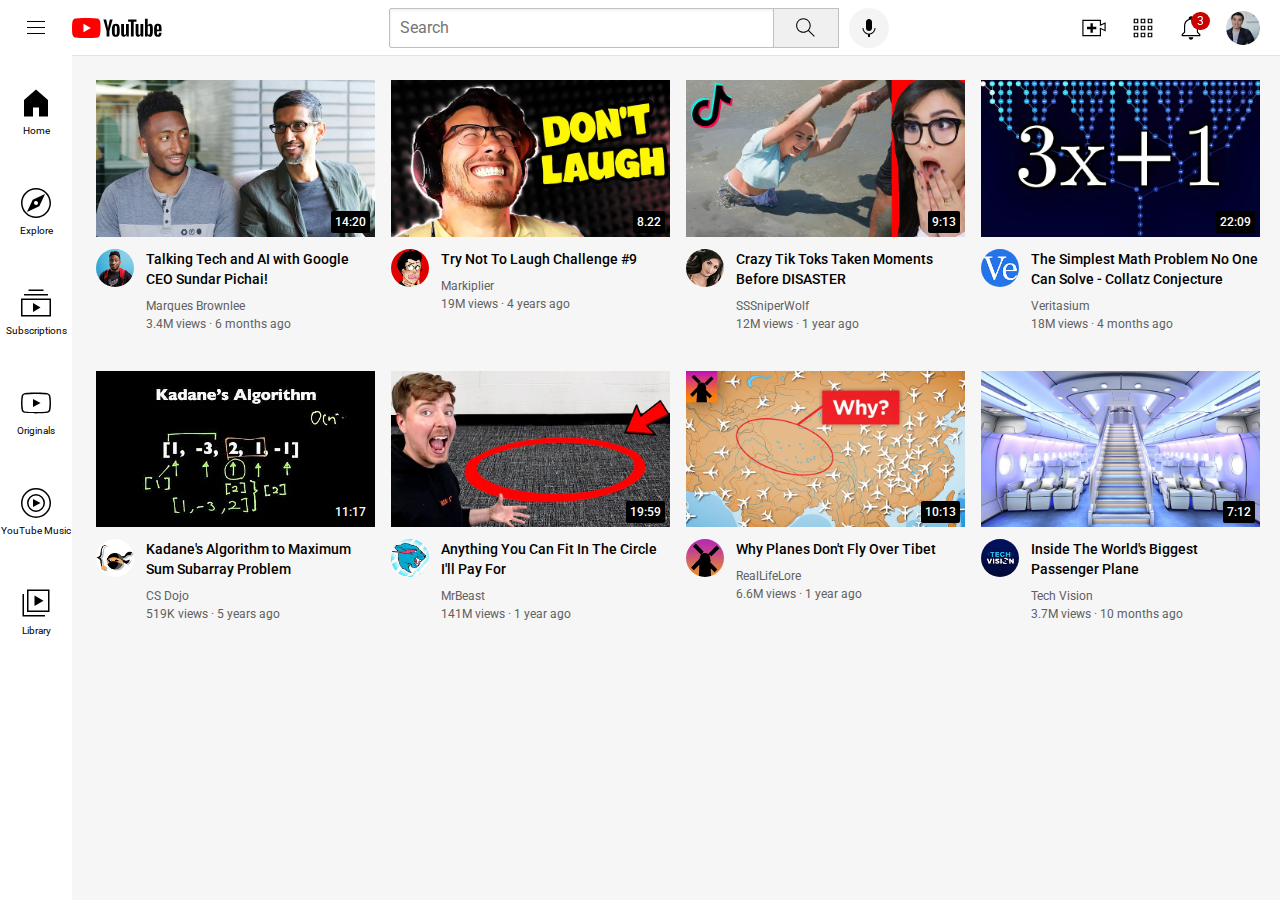
<file: index.html>
<!DOCTYPE html>
<html>
    <head>
        <title>Youtube.Com Clone</title>

        <link rel="preconnect" href="https://fonts.googleapis.com">
        <link rel="preconnect" href="https://fonts.gstatic.com" crossorigin>
        <link href="https://fonts.googleapis.com/css2?family=Roboto:wght@400;500;
        700&display=swap"rel="stylesheet">

        <link rel="stylesheet" href="styles/general.css">
        <link rel="stylesheet" href="styles/header.css">
        <link rel="stylesheet" href="styles/video.css">
        <link rel="stylesheet" href="styles/sidebar.css">

    </head>

    <body>
        <div class="header">
            <div class="left-section">
                <img class="hambuger-menu" src="icons/hamburger-menu.svg">
                <img class="youtube-logo" src="icons/youtube-logo.svg">
            </div>
            <div class="middle-section">
                <input class="search-bar" type="text" placeholder="Search">
                <button class="search-button">
                    <img class="search-icon" src="icons/search.svg">
                    <div class="tooltips">Search</div>
                </button>
                <button class="voice-search-button">
                    <img class="voice-search-icon" src="icons/voice-search-icon.svg">
                    <div class="tooltips">Search with your voice</div>
                </button>
            </div>
            <div class="right-section">
                <div class="upload-icon-container">
                    <img class="upload-icon" src="icons/upload.svg">
                    <div class="tooltips">Create</div>
                </div> 
                <div class="youtube-apps-container">
                    <img class="youtube-apps-icon" src="icons/youtube-apps.svg">
                    <div class="tooltips">YouTube Apps</div>
                </div>
                <div class="notification-icon-container">
                    <img class="notifications-icon" src="icons/notifications.svg">
                    <div class="notifications-count">3</div>
                    <div class="tooltips">Notifications</div>  
                </div>
                <img class="current-user-picture" src="channel-pictures/my-channel.jpeg">
            </div>
        </div>
        
        <div class="sidebar">
            <div class="sidebar-link">
                <img src="icons/home.svg">
                <div>Home</div>
            </div>
            <div class="sidebar-link">
                <img src="icons/explore.svg">
                <div>Explore</div>
            </div>
            <div class="sidebar-link">
                <img src="icons/subscriptions.svg">
                <div>Subscriptions</div>
            </div>
            <div class="sidebar-link">
                <img src="icons/originals.svg">
                <div>Originals</div>
            </div>
            <div class="sidebar-link">
                <img src="icons/youtube-music.svg">
                <div>YouTube Music</div>
            </div>
            <div class="sidebar-link">
                <img src="icons/library.svg">
                <div>Library</div>
            </div>
        </div>

        <div class="video-grid"> 
            <div class="video-preview">
                <div class="thumbnail-row">
                    <img class="thumbnail" src="thumbnails/thumbnail-1.webp">
                    <div class="video-time">14:20</div>
                </div>
                <div class="video-info-grid">
                    <div class="channel-picture">
                        <img class="profile-picture" src="channel-pictures/channel-1.jpeg">
                    </div>
                    <div class="video-info">
                        <p class="video-title">
                        Talking Tech and AI with Google CEO Sundar Pichai!
                         </p>
            
                        <p class="video-author">
                        Marques Brownlee
                         </p>
                         
                         <p class="video-stats">
                        3.4M views &#183; 6 months ago
                        </p>
                    </div>
                </div>
            </div>
    
            <div class="video-preview">
                <div class="thumbnail-row">
                    <img class="thumbnail" src="thumbnails/thumbnail-2.webp">
                    <div class="video-time">8.22</div>
                </div>
                <div class="video-info-grid">
                    <div class="channel-picture">
                        <img class="profile-picture" src="channel-pictures/channel-2.jpeg">
                    </div>
                    <div class="video-info">
                        <p class="video-title">
                        Try Not To Laugh Challenge #9
                         </p>
            
                        <p class="video-author">
                        Markiplier
                         </p>
                         
                         <p class="video-stats">
                        19M views &#183; 4 years ago
                        </p>
                    </div>
                </div>            
            </div>
    
            <div class="video-preview">
                <div class="thumbnail-row">
                    <img class="thumbnail" src="thumbnails/thumbnail-3.webp">
                    <div class="video-time">9:13</div>
                </div>
                <div class="video-info-grid">
                    <div class="channel-picture">
                        <img class="profile-picture" src="channel-pictures/channel-3.jpeg">
                    </div>
                    <div class="video-info">
                        <p class="video-title">
                        Crazy Tik Toks Taken Moments Before DISASTER
                         </p>
            
                        <p class="video-author">
                        SSSniperWolf
                         </p>
                         
                         <p class="video-stats">
                        12M views &#183; 1 year ago
                        </p>
                    </div>
                </div>
            </div>
    
            <div class="video-preview">
                <div class="thumbnail-row">
                    <img class="thumbnail" src="thumbnails/thumbnail-4.webp">
                    <div class="video-time">22:09</div>
                </div>
                <div class="video-info-grid">
                    <div class="channel-picture">
                        <img class="profile-picture" src="channel-pictures/channel-4.jpeg">
                    </div>
                    <div class="video-info">
                        <p class="video-title">
                        The Simplest Math Problem No One Can Solve - Collatz Conjecture
                         </p>
            
                        <p class="video-author">
                        Veritasium
                         </p>
                         
                         <p class="video-stats">
                        18M views &#183; 4 months ago
                        </p>
                    </div>
                </div>            
            </div>
    
            <div class="video-preview">
                <div class="thumbnail-row">
                    <img class="thumbnail" src="thumbnails/thumbnail-5.webp">
                    <div class="video-time">11:17</div>
                </div>
                <div class="video-info-grid">
                    <div class="channel-picture">
                        <img class="profile-picture" src="channel-pictures/channel-5.jpeg">
                    </div>
                    <div class="video-info">
                        <p class="video-title">
                        Kadane's Algorithm to Maximum Sum Subarray Problem
                         </p>
            
                        <p class="video-author">
                        CS Dojo
                         </p>
                         
                         <p class="video-stats">
                        519K views &#183; 5 years ago
                        </p>
                    </div>
                </div>
            </div>
    
            <div class="video-preview">
                <div class="thumbnail-row">
                    <img class="thumbnail" src="thumbnails/thumbnail-6.webp">
                    <div class="video-time">19:59</div>
                </div>
                <div class="video-info-grid">
                    <div class="channel-picture">
                        <img class="profile-picture" src="channel-pictures/channel-6.jpeg">
                    </div>
                    <div class="video-info">
                        <p class="video-title">
                        Anything You Can Fit In The Circle I'll Pay For
                         </p>
            
                        <p class="video-author">
                        MrBeast
                         </p>
                         
                         <p class="video-stats">
                        141M views &#183; 1 year ago
                        </p>
                    </div>
                </div>            
            </div>
    
            <div class="video-preview">
                <div class="thumbnail-row">
                    <img class="thumbnail" src="thumbnails/thumbnail-7.webp">
                    <div class="video-time">10:13</div>
                </div>
                <div class="video-info-grid">
                    <div class="channel-picture">
                        <img class="profile-picture" src="channel-pictures/channel-7.jpeg">
                    </div>
                    <div class="video-info">
                        <p class="video-title">
                        Why Planes Don't Fly Over Tibet
                         </p>
            
                        <p class="video-author">
                        RealLifeLore
                         </p>
                         
                         <p class="video-stats">
                        6.6M views &#183; 1 year ago
                        </p>
                    </div>
                </div>
            </div>
    
            <div class="video-preview">
                <div class="thumbnail-row">
                    <img class="thumbnail" src="thumbnails/thumbnail-8.webp">
                    <div class="video-time">7:12</div>
                </div>
                <div class="video-info-grid">
                    <div class="channel-picture">
                        <img class="profile-picture" src="channel-pictures/channel-8.jpeg">
                    </div>
                    <div class="video-info">
                        <p class="video-title">
                        Inside The World's Biggest Passenger Plane
                         </p>
            
                        <p class="video-author">
                        Tech Vision
                         </p>
                         
                         <p class="video-stats">
                        3.7M views &#183; 10 months ago
                        </p>
                    </div>
                </div>            
            </div>
        </div>        
    </body>
</html>
</file>
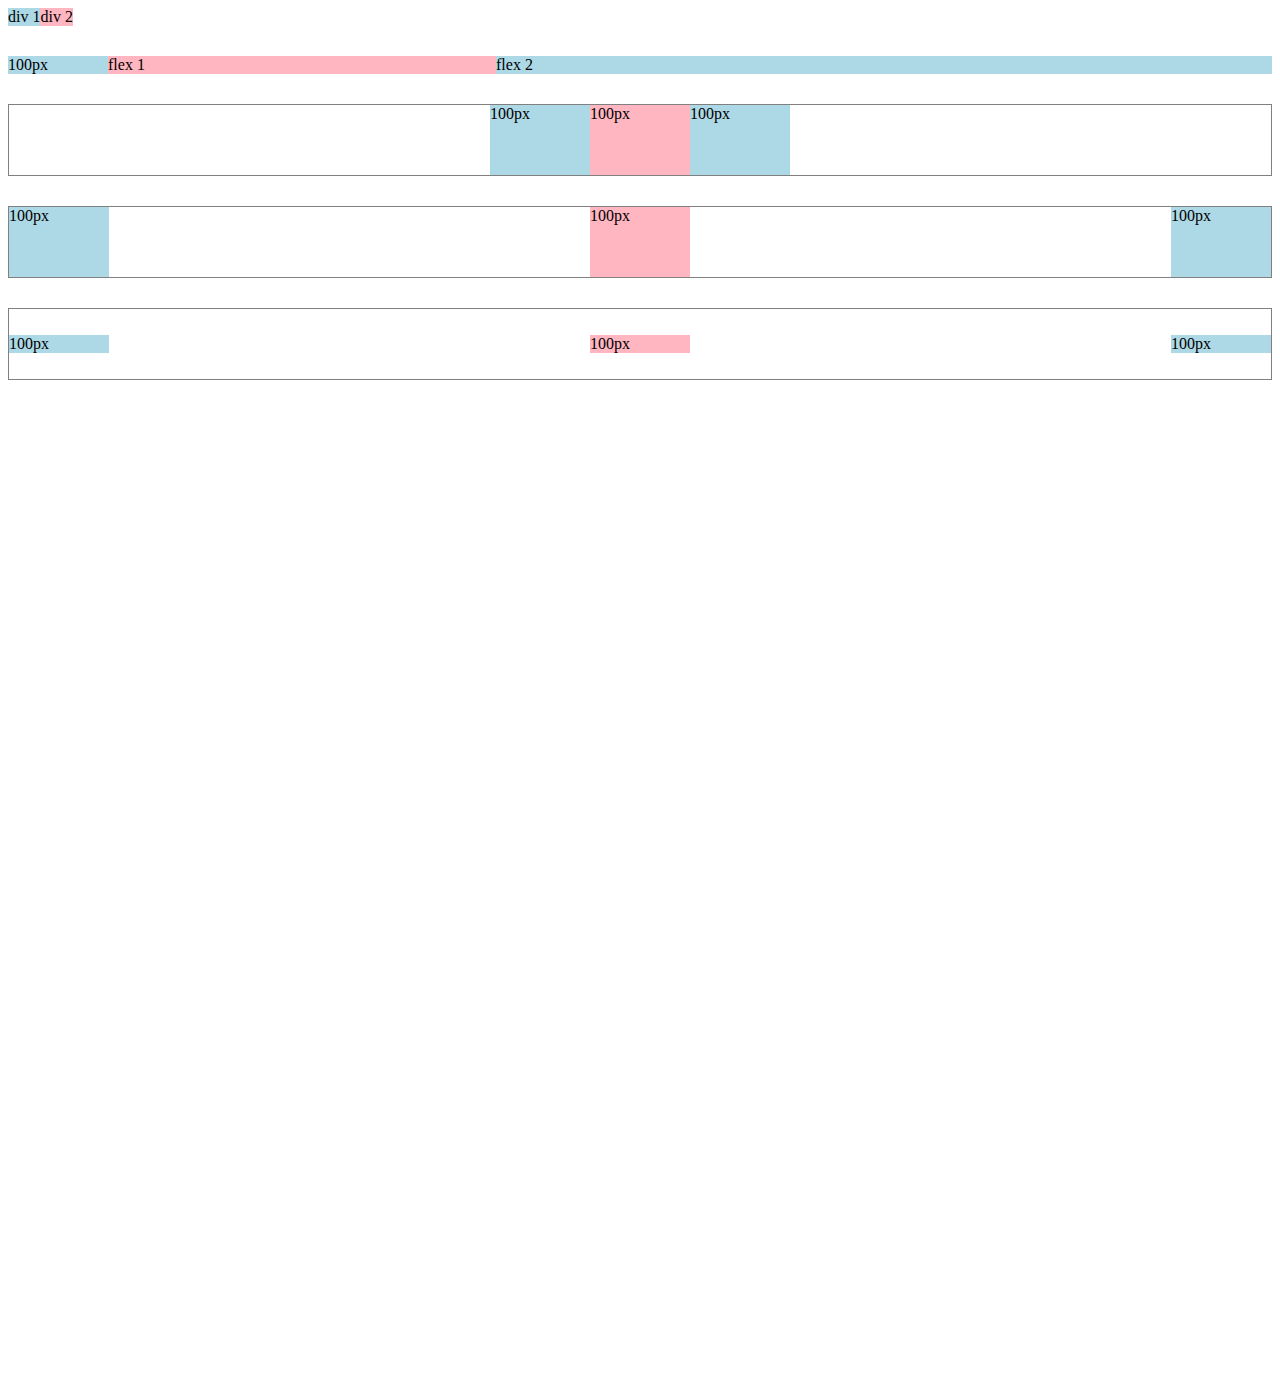
<file: flexbox.html>
<!DOCTYPE html>
<html>
    <head>
        <title>Flexbox Practice</title>
    </head>
    
    <body style="padding-bottom:1000px ;">
        <div style="
            display: flex;
            flex-direction: row;
            ">
            <div style="background-color:lightblue">div 1</div>
            <div style="background-color:lightpink">div 2</div>
        </div>

        <div style="
            margin-top: 30px;
            display: flex;
            flex-direction: row;
            ">
            <div style="
                background-color:lightblue; width: 100px;">100px</div>
            <div style="
                background-color:lightpink; flex: 1;">flex 1</div>
            <div style="
                 background-color:lightblue; flex: 2;">flex 2</div>
        </div>

        <div style="
            margin-top: 30px;
            height: 70px;
            border-width: 1px;
            border-style: solid;
            border-color: gray;

            display: flex;
            flex-direction: row;
            justify-content: center;
            ">
            <div style="
                background-color:lightblue; width: 100px;">100px</div>
            <div style="
                background-color:lightpink; width: 100px;">100px</div>
            <div style="
                 background-color:lightblue; width: 100px;">100px</div>
        </div>

        <div style="
            margin-top: 30px;
            height: 70px;
            border-width: 1px;
            border-style: solid;
            border-color: gray;

            display: flex;
            flex-direction: row;
            justify-content: space-between;
            ">
            <div style="
                background-color:lightblue; width: 100px;">100px</div>
            <div style="
                background-color:lightpink; width: 100px;">100px</div>
            <div style="
                background-color:lightblue; width: 100px;">100px</div>
        </div> 

        <div style="
            margin-top: 30px;
            height: 70px;
            border-width: 1px;
            border-style: solid;
            border-color: gray;

            display: flex;
            flex-direction: row;
            justify-content: space-between;
            align-items: center;
            ">
            <div style="
                background-color:lightblue; width: 100px;">100px</div>
            <div style="
                background-color:lightpink; width: 100px;">100px</div>
            <div style="
                background-color:lightblue; width: 100px;">100px</div>
        </div> 
    </body>
</html>
</file>
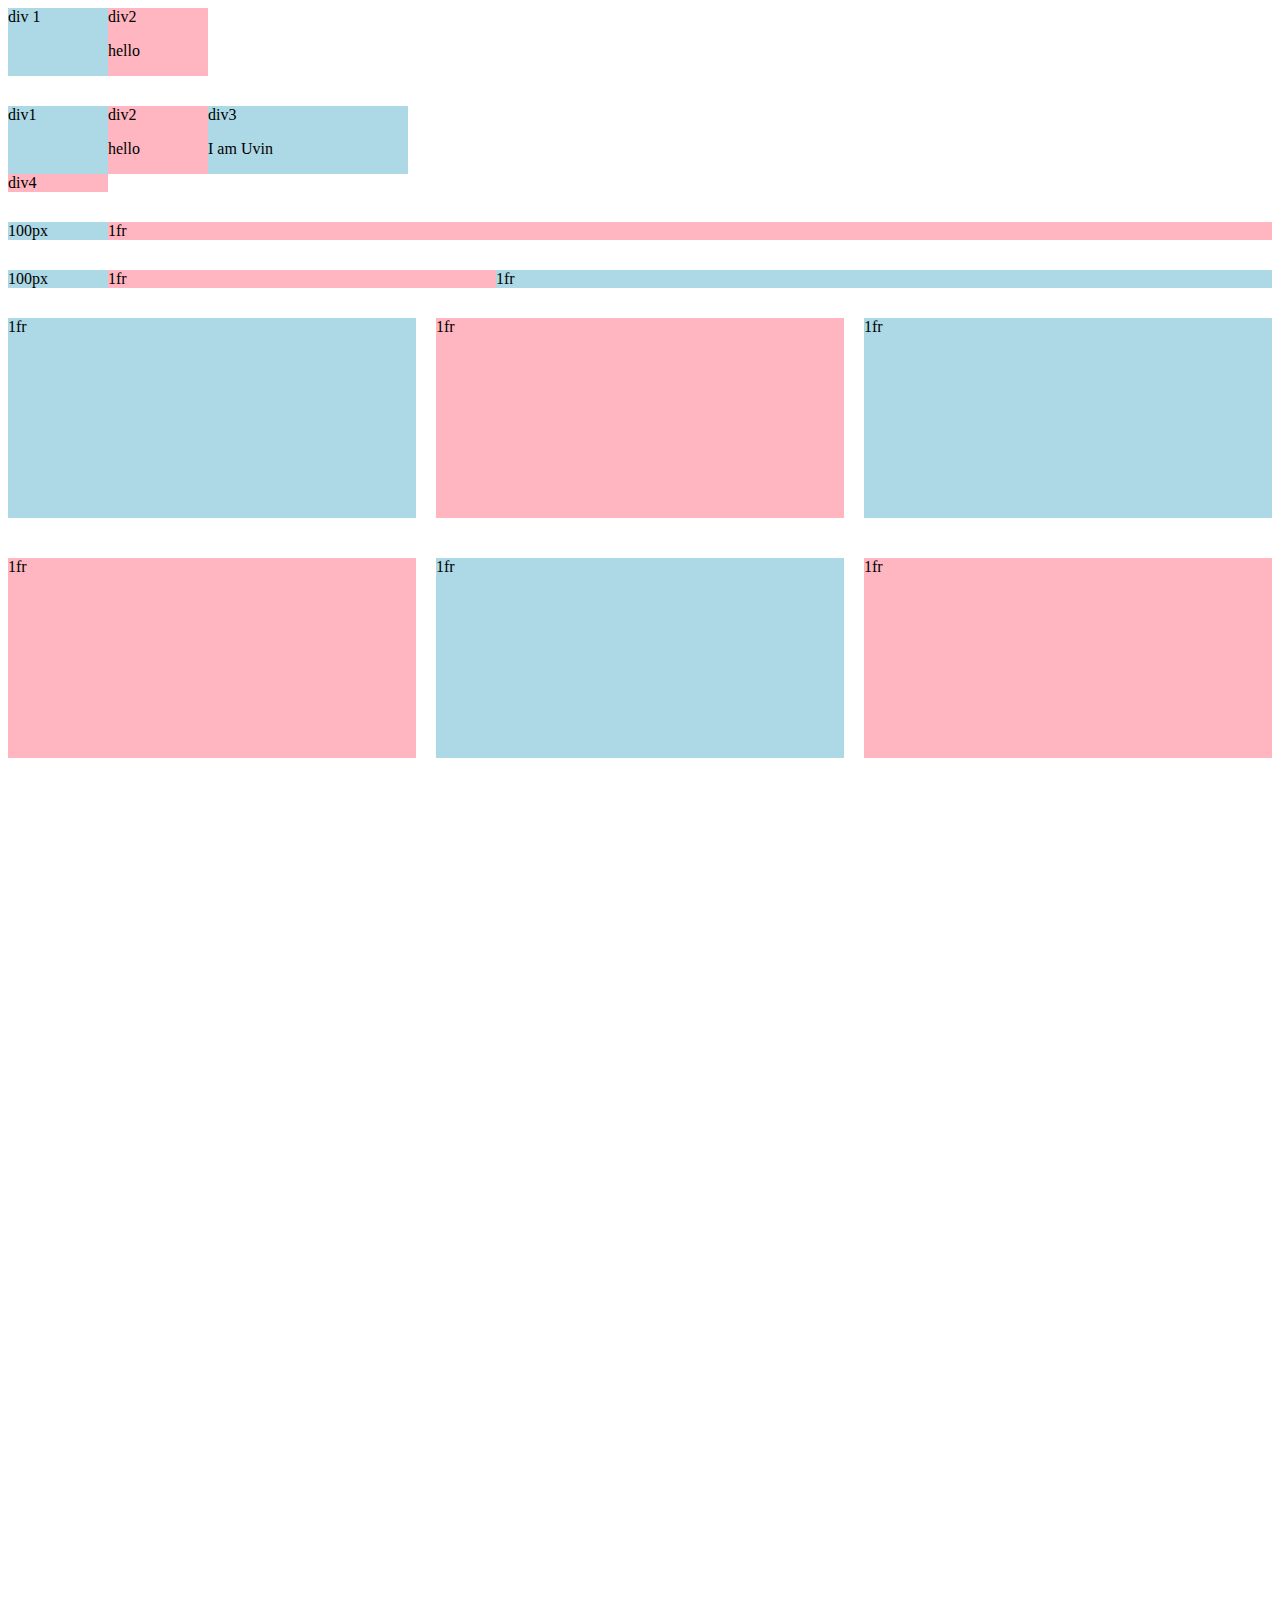
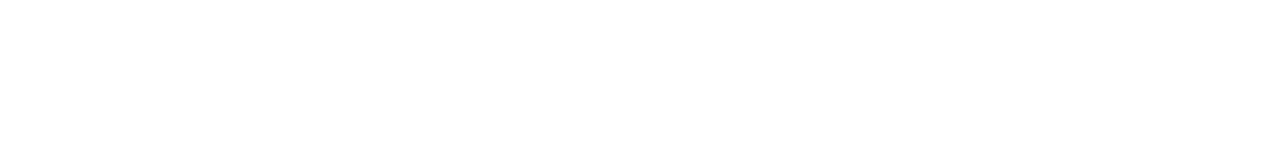
<file: grid.html>
<!DOCTYPE html>
<html>
    <head>
        <title>Grid Practice</title>
    </head>
    <body style="padding-bottom: 1000px">
        <div style="
            display: grid;
            grid-template-columns: 100px 100px;
        ">
            <div style="background-color: lightblue;">div 1</div>
            <div style="background-color: lightpink;">div2 <p>hello</p> </div>
        </div>

        <div style="
            margin-top: 30px;
            display: grid;
            grid-template-columns: 100px 100px 200px;
        ">
            <div style="background-color: lightblue;">div1</div>
            <div style="background-color: lightpink;">div2 <p>hello</p> </div>
            <div style="background-color: lightblue;">div3 <p>I am Uvin</p> </div>
            <div style="background-color: lightpink;">div4 </div>
        </div>

        <div style="
            margin-top: 30px;
            display: grid;
            grid-template-columns: 100px 1fr ;
        ">
            <div style="background-color: lightblue;">100px</div>
            <div style="background-color: lightpink;">1fr</div>
        </div>

        <div style="
            margin-top: 30px;
            display: grid;
            grid-template-columns: 100px 1fr 2fr ;
        ">
            <div style="background-color: lightblue;">100px</div>
            <div style="background-color: lightpink;">1fr</div>
            <div style="background-color: lightblue;">1fr</div>
        </div>

        <div style="
            margin-top: 30px;
            display: grid;
            grid-template-columns: 1fr 1fr 1fr ;
            column-gap: 20px;
            row-gap: 40px;
            ">
            <div style="background-color: lightblue; height: 200px;">1fr</div>
            <div style="background-color: lightpink; height: 200px;">1fr</div>
            <div style="background-color: lightblue; height: 200px;">1fr</div>
            <div style="background-color: lightpink; height: 200px;">1fr</div>
            <div style="background-color: lightblue; height: 200px;">1fr</div>
            <div style="background-color: lightpink; height: 200px;">1fr</div>
         </div>
    </body>
</html>
</file>
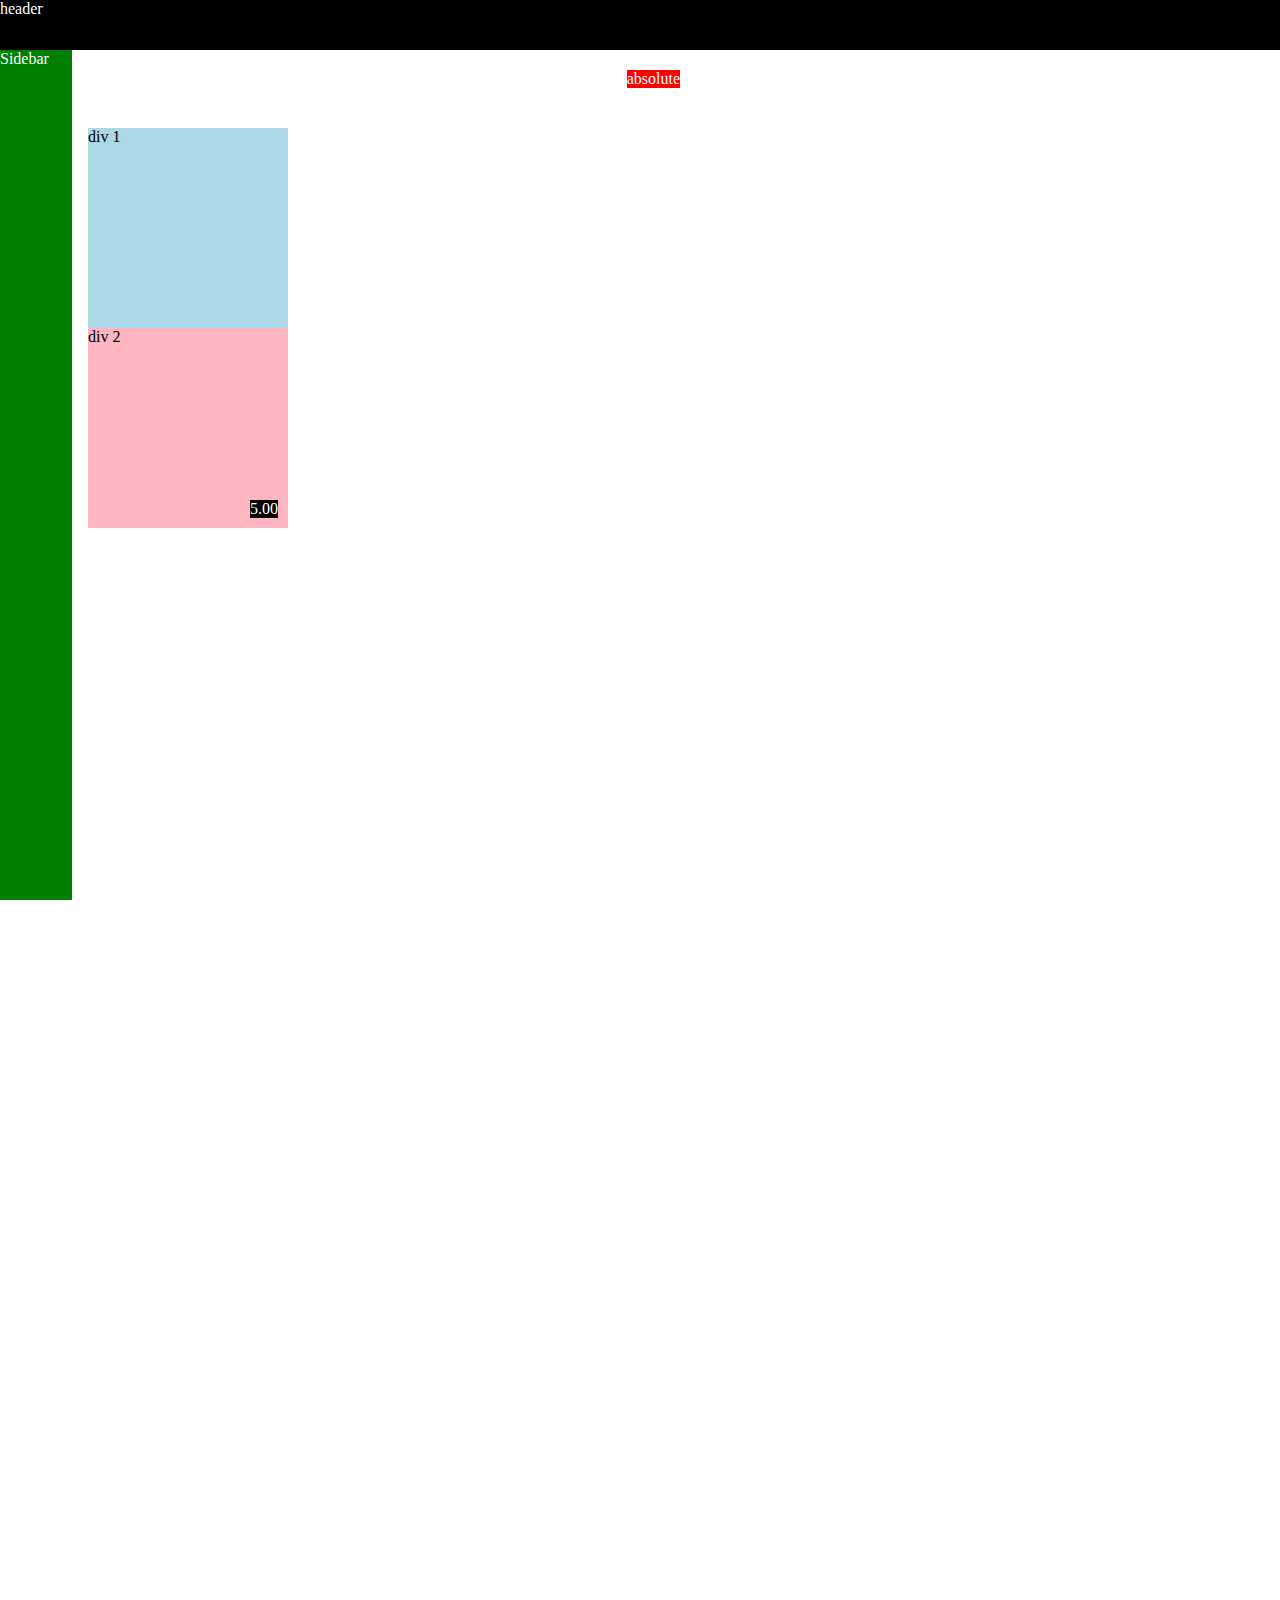
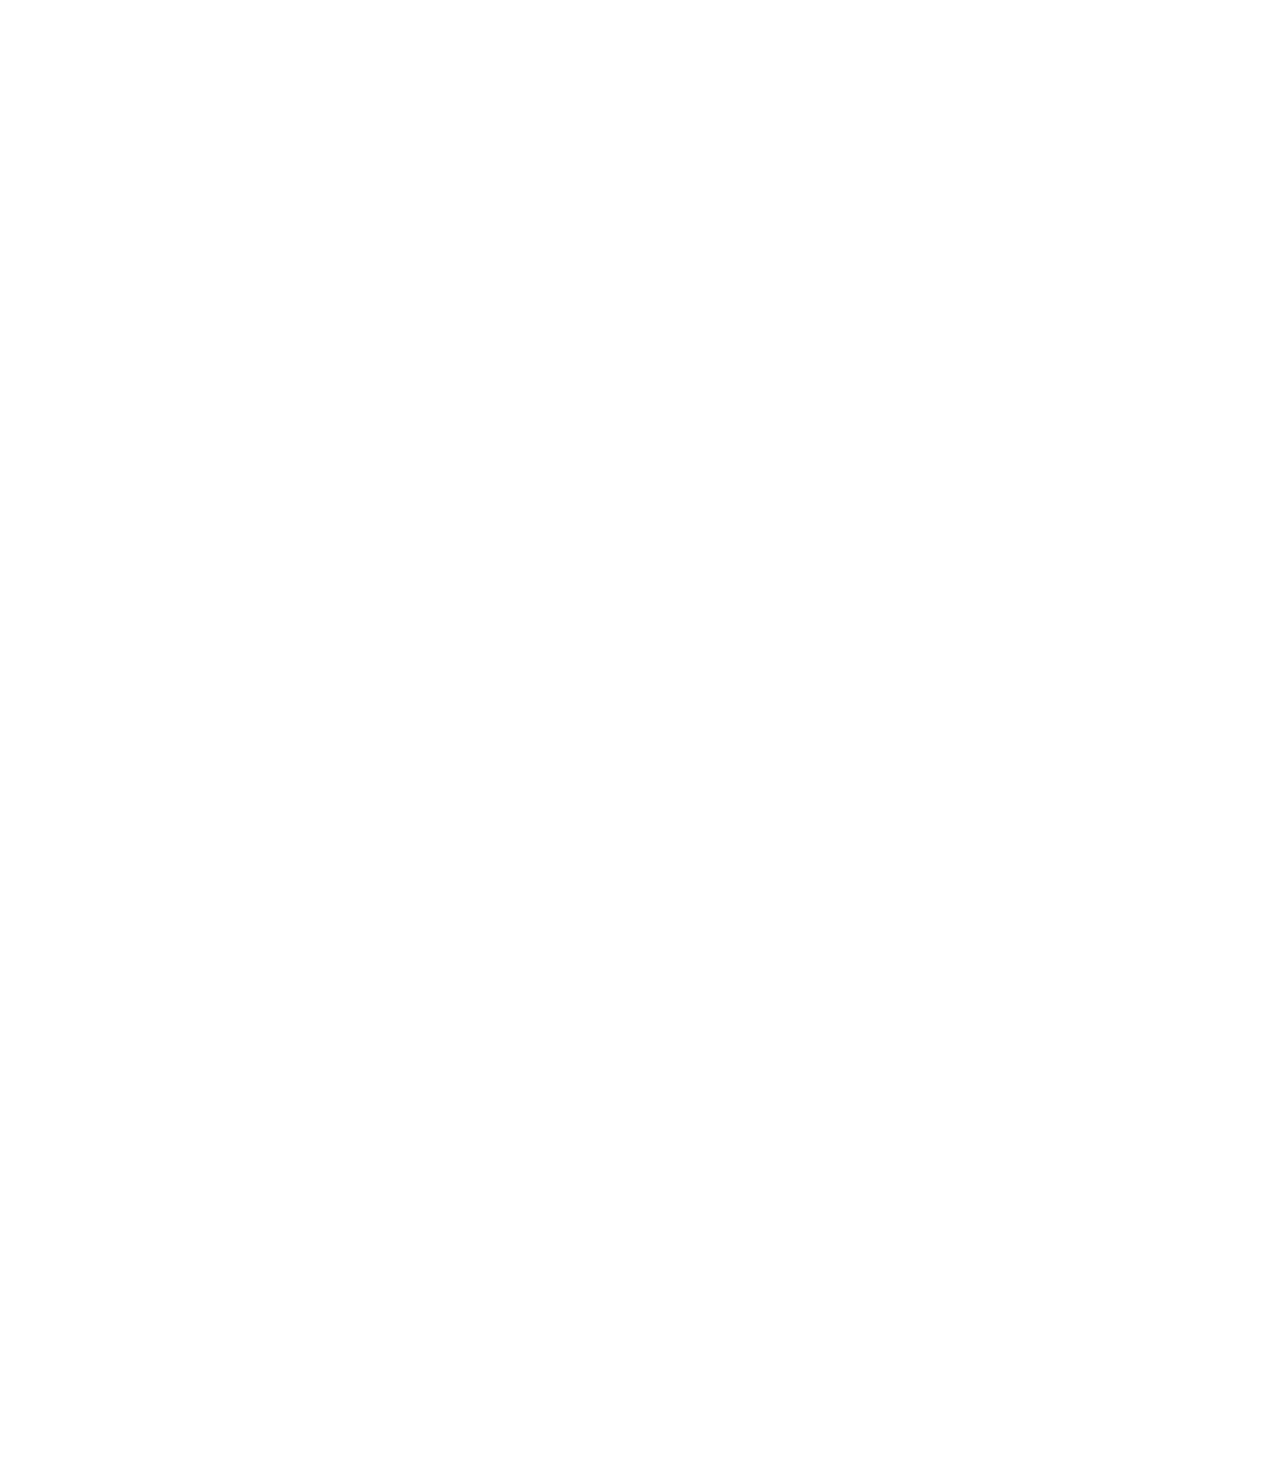
<file: position.html>
<!DOCTYPE html>
<html>
    <head>
        <title>Position Practice</title>
    </head>
    <body style="
        height: 3000px;
        padding-top: 60px;
        padding-left: 80px;
    ">
        <div style="
            background-color: black;
            color: white;
            position: fixed;
            top: 0;
            left: 0;
            right: 0;
            height: 50px;
            z-index: 100;
        ">header</div>

        <div style="
            background-color: green;
            color: white;
            position: fixed;
            left: 0;
            bottom: 0;
            top: 50px;
            width: 72px;
        ">
            Sidebar
        </div>

        <div style="
            background-color: lightblue;
            height: 200px;
            width: 200px;
            margin-top: 60px;

        ">div 1</div>
        <div style="
            background-color: lightpink;
            height: 200px;
            width: 200px;
            position: relative
        ">
            div 2
            <div style="
                position: absolute;
                background-color: black;
                color: white;
                bottom: 10px;
                right: 10px;
            ">
                5.00
            </div>
        </div>

        <div style="
            position: absolute;
            background-color: red;
            color: white;
            top: 70px;
            right: 600px;

        ">
            absolute
        </div>
    </body>
</html>
</file>
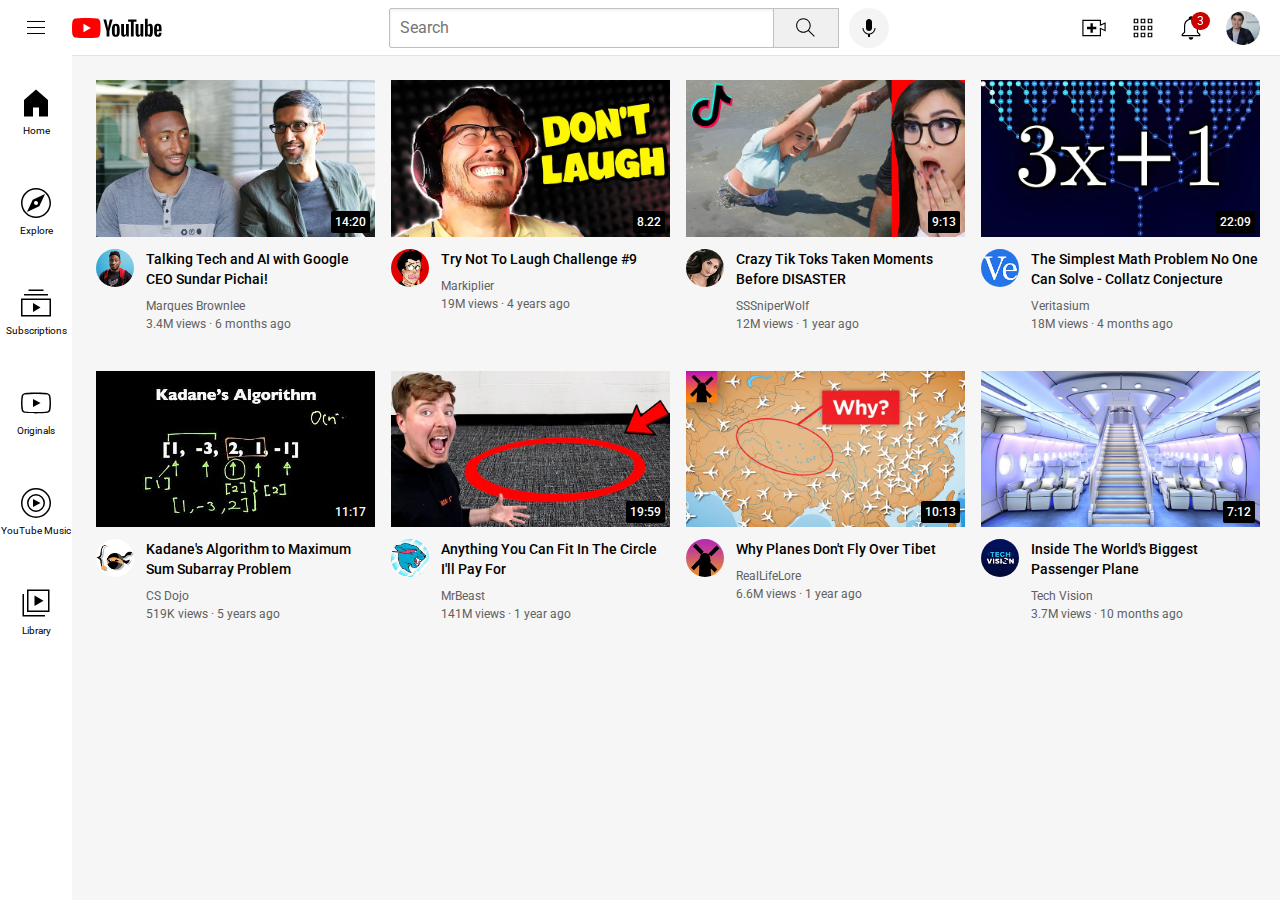
<file: youtube.html>
<!DOCTYPE html>
<html>
    <head>
        <title>Youtube.Com Clone</title>

        <link rel="preconnect" href="https://fonts.googleapis.com">
        <link rel="preconnect" href="https://fonts.gstatic.com" crossorigin>
        <link href="https://fonts.googleapis.com/css2?family=Roboto:wght@400;500;
        700&display=swap"rel="stylesheet">

        <link rel="stylesheet" href="styles/general.css">
        <link rel="stylesheet" href="styles/header.css">
        <link rel="stylesheet" href="styles/video.css">
        <link rel="stylesheet" href="styles/sidebar.css">

    </head>

    <body>
        <div class="header">
            <div class="left-section">
                <img class="hambuger-menu" src="icons/hamburger-menu.svg">
                <img class="youtube-logo" src="icons/youtube-logo.svg">
            </div>
            <div class="middle-section">
                <input class="search-bar" type="text" placeholder="Search">
                <button class="search-button">
                    <img class="search-icon" src="icons/search.svg">
                    <div class="tooltips">Search</div>
                </button>
                <button class="voice-search-button">
                    <img class="voice-search-icon" src="icons/voice-search-icon.svg">
                    <div class="tooltips">Search with your voice</div>
                </button>
            </div>
            <div class="right-section">
                <div class="upload-icon-container">
                    <img class="upload-icon" src="icons/upload.svg">
                    <div class="tooltips">Create</div>
                </div> 
                <div class="youtube-apps-container">
                    <img class="youtube-apps-icon" src="icons/youtube-apps.svg">
                    <div class="tooltips">YouTube Apps</div>
                </div>
                <div class="notification-icon-container">
                    <img class="notifications-icon" src="icons/notifications.svg">
                    <div class="notifications-count">3</div>
                    <div class="tooltips">Notifications</div>  
                </div>
                <img class="current-user-picture" src="channel-pictures/my-channel.jpeg">
            </div>
        </div>
        
        <div class="sidebar">
            <div class="sidebar-link">
                <img src="icons/home.svg">
                <div>Home</div>
            </div>
            <div class="sidebar-link">
                <img src="icons/explore.svg">
                <div>Explore</div>
            </div>
            <div class="sidebar-link">
                <img src="icons/subscriptions.svg">
                <div>Subscriptions</div>
            </div>
            <div class="sidebar-link">
                <img src="icons/originals.svg">
                <div>Originals</div>
            </div>
            <div class="sidebar-link">
                <img src="icons/youtube-music.svg">
                <div>YouTube Music</div>
            </div>
            <div class="sidebar-link">
                <img src="icons/library.svg">
                <div>Library</div>
            </div>
        </div>

        <div class="video-grid"> 
            <div class="video-preview">
                <div class="thumbnail-row">
                    <img class="thumbnail" src="thumbnails/thumbnail-1.webp">
                    <div class="video-time">14:20</div>
                </div>
                <div class="video-info-grid">
                    <div class="channel-picture">
                        <img class="profile-picture" src="channel-pictures/channel-1.jpeg">
                    </div>
                    <div class="video-info">
                        <p class="video-title">
                        Talking Tech and AI with Google CEO Sundar Pichai!
                         </p>
            
                        <p class="video-author">
                        Marques Brownlee
                         </p>
                         
                         <p class="video-stats">
                        3.4M views &#183; 6 months ago
                        </p>
                    </div>
                </div>
            </div>
    
            <div class="video-preview">
                <div class="thumbnail-row">
                    <img class="thumbnail" src="thumbnails/thumbnail-2.webp">
                    <div class="video-time">8.22</div>
                </div>
                <div class="video-info-grid">
                    <div class="channel-picture">
                        <img class="profile-picture" src="channel-pictures/channel-2.jpeg">
                    </div>
                    <div class="video-info">
                        <p class="video-title">
                        Try Not To Laugh Challenge #9
                         </p>
            
                        <p class="video-author">
                        Markiplier
                         </p>
                         
                         <p class="video-stats">
                        19M views &#183; 4 years ago
                        </p>
                    </div>
                </div>            
            </div>
    
            <div class="video-preview">
                <div class="thumbnail-row">
                    <img class="thumbnail" src="thumbnails/thumbnail-3.webp">
                    <div class="video-time">9:13</div>
                </div>
                <div class="video-info-grid">
                    <div class="channel-picture">
                        <img class="profile-picture" src="channel-pictures/channel-3.jpeg">
                    </div>
                    <div class="video-info">
                        <p class="video-title">
                        Crazy Tik Toks Taken Moments Before DISASTER
                         </p>
            
                        <p class="video-author">
                        SSSniperWolf
                         </p>
                         
                         <p class="video-stats">
                        12M views &#183; 1 year ago
                        </p>
                    </div>
                </div>
            </div>
    
            <div class="video-preview">
                <div class="thumbnail-row">
                    <img class="thumbnail" src="thumbnails/thumbnail-4.webp">
                    <div class="video-time">22:09</div>
                </div>
                <div class="video-info-grid">
                    <div class="channel-picture">
                        <img class="profile-picture" src="channel-pictures/channel-4.jpeg">
                    </div>
                    <div class="video-info">
                        <p class="video-title">
                        The Simplest Math Problem No One Can Solve - Collatz Conjecture
                         </p>
            
                        <p class="video-author">
                        Veritasium
                         </p>
                         
                         <p class="video-stats">
                        18M views &#183; 4 months ago
                        </p>
                    </div>
                </div>            
            </div>
    
            <div class="video-preview">
                <div class="thumbnail-row">
                    <img class="thumbnail" src="thumbnails/thumbnail-5.webp">
                    <div class="video-time">11:17</div>
                </div>
                <div class="video-info-grid">
                    <div class="channel-picture">
                        <img class="profile-picture" src="channel-pictures/channel-5.jpeg">
                    </div>
                    <div class="video-info">
                        <p class="video-title">
                        Kadane's Algorithm to Maximum Sum Subarray Problem
                         </p>
            
                        <p class="video-author">
                        CS Dojo
                         </p>
                         
                         <p class="video-stats">
                        519K views &#183; 5 years ago
                        </p>
                    </div>
                </div>
            </div>
    
            <div class="video-preview">
                <div class="thumbnail-row">
                    <img class="thumbnail" src="thumbnails/thumbnail-6.webp">
                    <div class="video-time">19:59</div>
                </div>
                <div class="video-info-grid">
                    <div class="channel-picture">
                        <img class="profile-picture" src="channel-pictures/channel-6.jpeg">
                    </div>
                    <div class="video-info">
                        <p class="video-title">
                        Anything You Can Fit In The Circle I'll Pay For
                         </p>
            
                        <p class="video-author">
                        MrBeast
                         </p>
                         
                         <p class="video-stats">
                        141M views &#183; 1 year ago
                        </p>
                    </div>
                </div>            
            </div>
    
            <div class="video-preview">
                <div class="thumbnail-row">
                    <img class="thumbnail" src="thumbnails/thumbnail-7.webp">
                    <div class="video-time">10:13</div>
                </div>
                <div class="video-info-grid">
                    <div class="channel-picture">
                        <img class="profile-picture" src="channel-pictures/channel-7.jpeg">
                    </div>
                    <div class="video-info">
                        <p class="video-title">
                        Why Planes Don't Fly Over Tibet
                         </p>
            
                        <p class="video-author">
                        RealLifeLore
                         </p>
                         
                         <p class="video-stats">
                        6.6M views &#183; 1 year ago
                        </p>
                    </div>
                </div>
            </div>
    
            <div class="video-preview">
                <div class="thumbnail-row">
                    <img class="thumbnail" src="thumbnails/thumbnail-8.webp">
                    <div class="video-time">7:12</div>
                </div>
                <div class="video-info-grid">
                    <div class="channel-picture">
                        <img class="profile-picture" src="channel-pictures/channel-8.jpeg">
                    </div>
                    <div class="video-info">
                        <p class="video-title">
                        Inside The World's Biggest Passenger Plane
                         </p>
            
                        <p class="video-author">
                        Tech Vision
                         </p>
                         
                         <p class="video-stats">
                        3.7M views &#183; 10 months ago
                        </p>
                    </div>
                </div>            
            </div>
        </div>        
    </body>
</html>
</file>
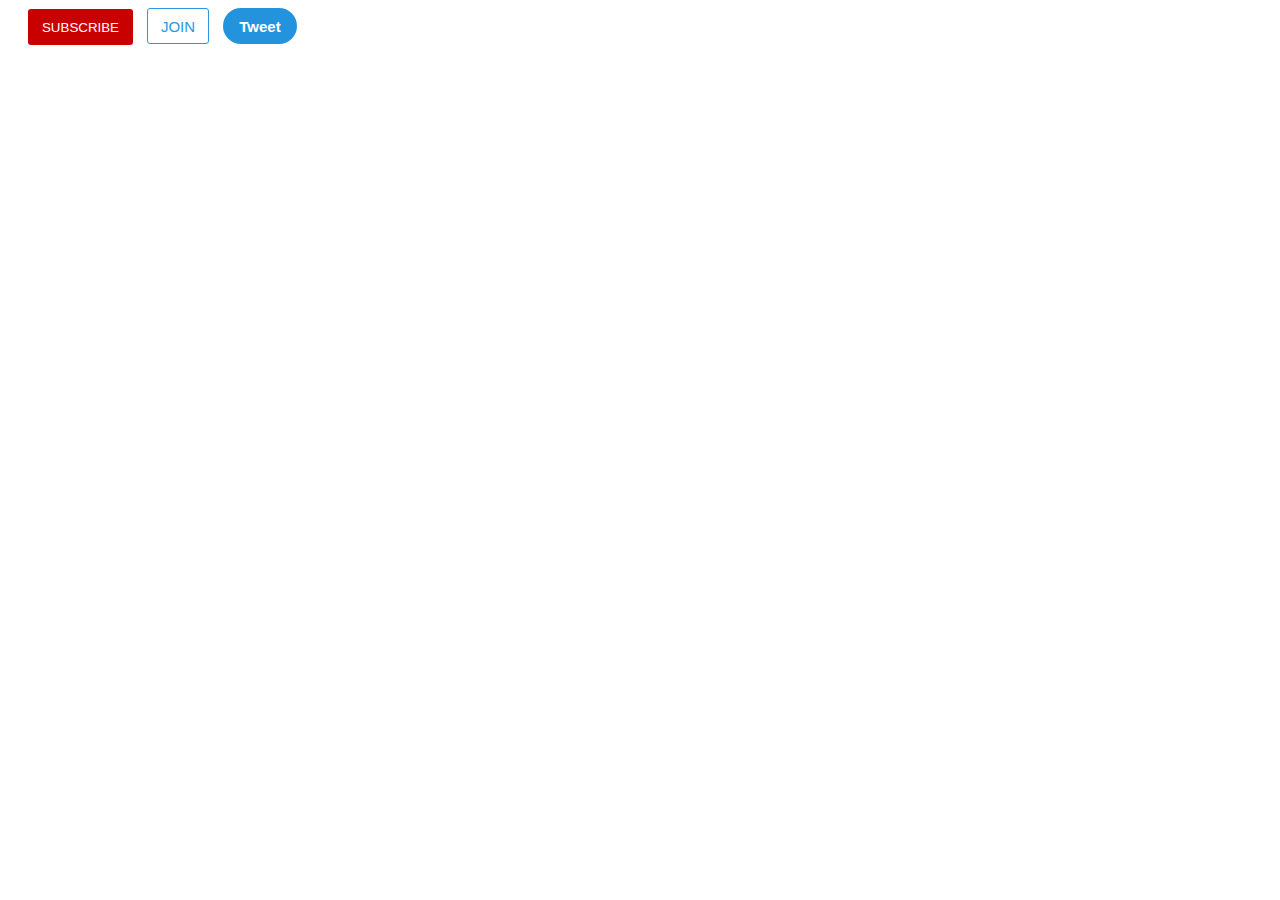
<file: intro-to-html/buttons.html>
<!DOCTYPE html>
<html>
    <head>
        <title>Button Practice</title>
        <link rel="stylesheet" href="buttons.css">
    </head>

    <body>
        <button class="subscribe-button">
            SUBSCRIBE
        </button>
        
        <button class="join-button">
            JOIN
        </button>
        
        <button class="tweet-button">
            Tweet
        </button>
    </body>
</html>
</file>
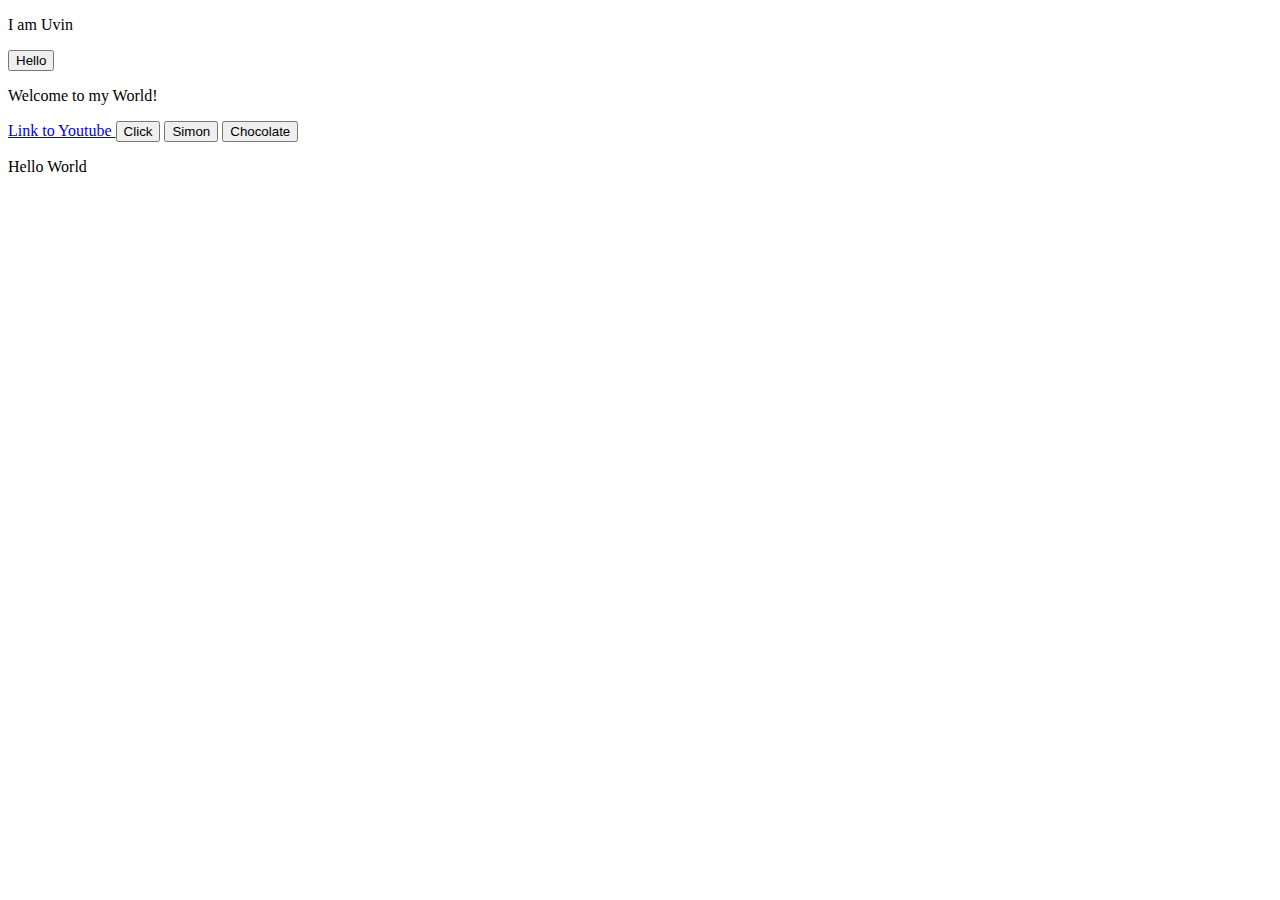
<file: intro-to-html/website.html>
<!DOCTYPE html>
<html>
    <head>
        <title>First Website</title>
    </head>
    <body>
        <p>
            I am Uvin
        </p>
        
        <button>
            Hello
        </button>
        
        <p>
            Welcome to my World!
        </p>
        
        <a 
        href="https://www.youtube.com" target="_blank">Link to Youtube
        </a>
        
        <button>Click</button>
        
        <button>Simon</button> <button>Chocolate</button>
        
        <p>Hello World</p>
    </body>
</html>
</file>
<file: styles/general.css>
p {
    font-family: Roboto, Arial;
    margin-top: 0;
    margin-bottom: 0;
}

body {
    margin: 0;
    padding-top: 80px;
    padding-left: 96px;
    padding-right: 20px;
    background-color: rgb(246, 246, 246);
}
</file>
<file: styles/header.css>
.header {
    height: 55px;
    display: flex;
    flex-direction: row;
    justify-content: space-between;

    position: fixed;
    top: 0;
    left: 0;
    right: 0;
    z-index: 100;

    background-color: white;
    border-top-width: 0;
    border-left-width: 0;
    border-right-width: 0;
    border-bottom-width: 1px;
    border-style: solid;
    border-bottom-color: rgb(227, 227, 227);
}

.left-section {
    display: flex;
    align-items: center;
}
.hambuger-menu {
    height: 24px;
    margin-left: 24px;
    margin-right: 24px;
}
.youtube-logo {
    height: 20px;
}

.middle-section {
    flex: 1;
    margin-left: 70px;
    margin-right: 35px;
    max-width: 500px;
    display: flex;
    align-items: center;
}
.search-bar {
    flex: 1;
    height: 36px;
    padding-left: 10px;
    font-size: 16px;
    border-width: 1px;
    border-style: solid;
    border-color: rgb(192, 192, 192);
    border-radius: 2px;
    box-shadow: inset 1px 2px 3px rgba(0, 0, 0, 0.05);
    width: 0;
}
.search-bar::placeholder {
    font-family: Roboto, Arial;
    font-size: 16px;
}

.search-button {
    height: 40px;
    width: 66px;
    background-color: rgb(240, 240, 240);
    border-width: 1px;
    border-style: solid;
    border-color: rgb(192, 192, 192);
    margin-left: -1px;
    margin-right: 10px;   
}

.search-button,
.voice-search-button,
.upload-icon-container,
.youtube-apps-container,
.notification-icon-container {
    display: flex;
    justify-content: center;
    align-items: center;
    position: relative;
}

.search-button .tooltips,
.voice-search-button .tooltips,
.upload-icon-container .tooltips,
.youtube-apps-container .tooltips,
.notification-icon-container .tooltips {
    font-family: Roboto, Arial;
    position: absolute;
    background-color: gray;
    color: white;
    padding-top: 4px;
    padding-bottom: 4px;
    padding-left: 8px;
    padding-right: 8px;
    border-radius: 2px;
    font-size: 12px;
    bottom: -28px;
    opacity: 0;
    transition: opacity 0.15s;
    pointer-events: none;
    white-space: nowrap;
}

.search-button:hover .tooltips,
.voice-search-button:hover .tooltips,
.upload-icon-container:hover .tooltips,
.youtube-apps-container:hover .tooltips,
.notification-icon-container:hover .tooltips{
    opacity: 1;
}

.search-icon {
    height: 25px;
}

.voice-search-button {
    height: 40px;
    width: 40px;
    border-radius: 20px;
    border: none;
    background-color: rgb(245, 244, 244);
}

.voice-search-icon {
    height: 24px;
}

.right-section {
    width: 180px;
    margin-right: 20px;
    display: flex;
    align-items: center;
    justify-content: space-between;
    flex-shrink: 0;
}

.upload-icon {
    height: 28px;
}

.youtube-apps-icon {
    height: 28px;
}

.notifications-icon {
    height: 28px;
}

.notification-icon-container {
    position: relative;
}

.notifications-count {
    position: absolute;
    top: -2px;
    right: -5px;
    background-color: rgb(200, 0, 0);
    color: white;
    font-family: Roboto, Arial;
    font-size: 12px;
    padding-left: 6px;
    padding-right: 6px;
    padding-top: 2px;
    padding-bottom: 2px;
    border-radius: 10px;
}

.current-user-picture {
    height: 34px;
    border-radius: 16px;
}
</file>
<file: styles/video.css>
.thumbnail {
    width: 100%;
}

.video-title {
    margin-top: 0;
    font-size: 14px;
    font-weight: 500;
    line-height: 20px;
    margin-bottom: 10px;
}
.video-info-grid {
    display: grid;
    grid-template-columns: 50px 1fr;
}
.profile-picture {
    width: 38px;
    border-radius: 50px;
}
.thumbnail-row {
    margin-bottom: 8px;
    position: relative;
}
.video-author,
.video-stats {
    font-size: 12px;
    color: rgb(96, 96, 96);
}
.video-author {
    margin-bottom: 4px;
}
.video-grid {
    display: grid;
    grid-template-columns: 1fr 1fr 1fr 1fr;
    column-gap: 16px;
    row-gap: 40px;
}

@media (max-width: 600px) {
    .video-grid {
        grid-template-columns: 1fr 1fr;
    }
}

@media (min-width: 1000px) {
    video-grid {
        grid-template-columns: 1fr 1fr 1fr 1fr 1fr;
    }
}

.video-time {
    font-family: Roboto, Arial;
    font-size: 12px;
    font-weight: 500;
    padding-left: 4px;
    padding-right: 4px;
    padding-top: 4px;
    padding-bottom: 4px;
    border-radius: 2px;
    background-color: black;
    color: white;
    position: absolute;
    bottom: 8px;
    right: 5px;
}
</file>
<file: styles/sidebar.css>
.sidebar {
    position: fixed;
    left: 0;
    bottom: 0;
    top: 55px;
    background-color: white;
    width: 72px;
    z-index: 200;
    padding-top: 5px;
}

.sidebar-link {
    height: 100px;
    display: flex;
    justify-content: center;
    align-items: center;
    flex-direction: column;
    cursor: pointer;
}

.sidebar-link:hover {
    background-color: rgb(235, 234, 234);
}

.sidebar-link img {
    height: 36px;
    margin-bottom: 4px;
}

.sidebar-link div {
    font-family: Roboto, Arial;
    font-size: 10px;

}
</file>
<file: intro-to-html/buttons.css>
.subscribe-button {
    background-color: rgb(200, 0, 0);
    color: white;
    border: none;
    height: 36px;
    width: 105px;
    border-radius: 3px;
    cursor: pointer;
    margin-right: 10px;
    margin-left: 20px;
    transition: opacity 0.15s;
}

.subscribe-button:hover {
    opacity: 0.8;
}

.subscribe-button:active {
    opacity: 0.5;
}

.join-button {
    background-color: white;
    border-color: rgb(41, 152, 227);
    border-style: solid;
    border-width: 1.5px;
    color: rgb(41, 152, 227);
    height: 36px;
    width: 62px;
    border-radius: 3px;
    font-weight: normal;
    font-size: 15px;
    cursor:pointer;
    transition: background-color 0.15s,
        color 0.15s;
}

.join-button:hover {
    background-color: rgb(41, 152, 227);
    color: white;
}

.join-button:active {
    opacity: 0.8;
}

.tweet-button {
    background-color: rgb(35, 147, 221);
    color: white;
    border: none;
    height: 36px;
    width: 74px;
    border-radius: 18px;
    font-weight: bold;
    font-size: 15px;
    cursor: pointer;
    margin-left: 10px;
    transition: box-shadow 0.15s;  
}

.tweet-button:hover {
    box-shadow: 5px 5px 10px rgba(0, 0, 0, 0.15);
}
</file>
